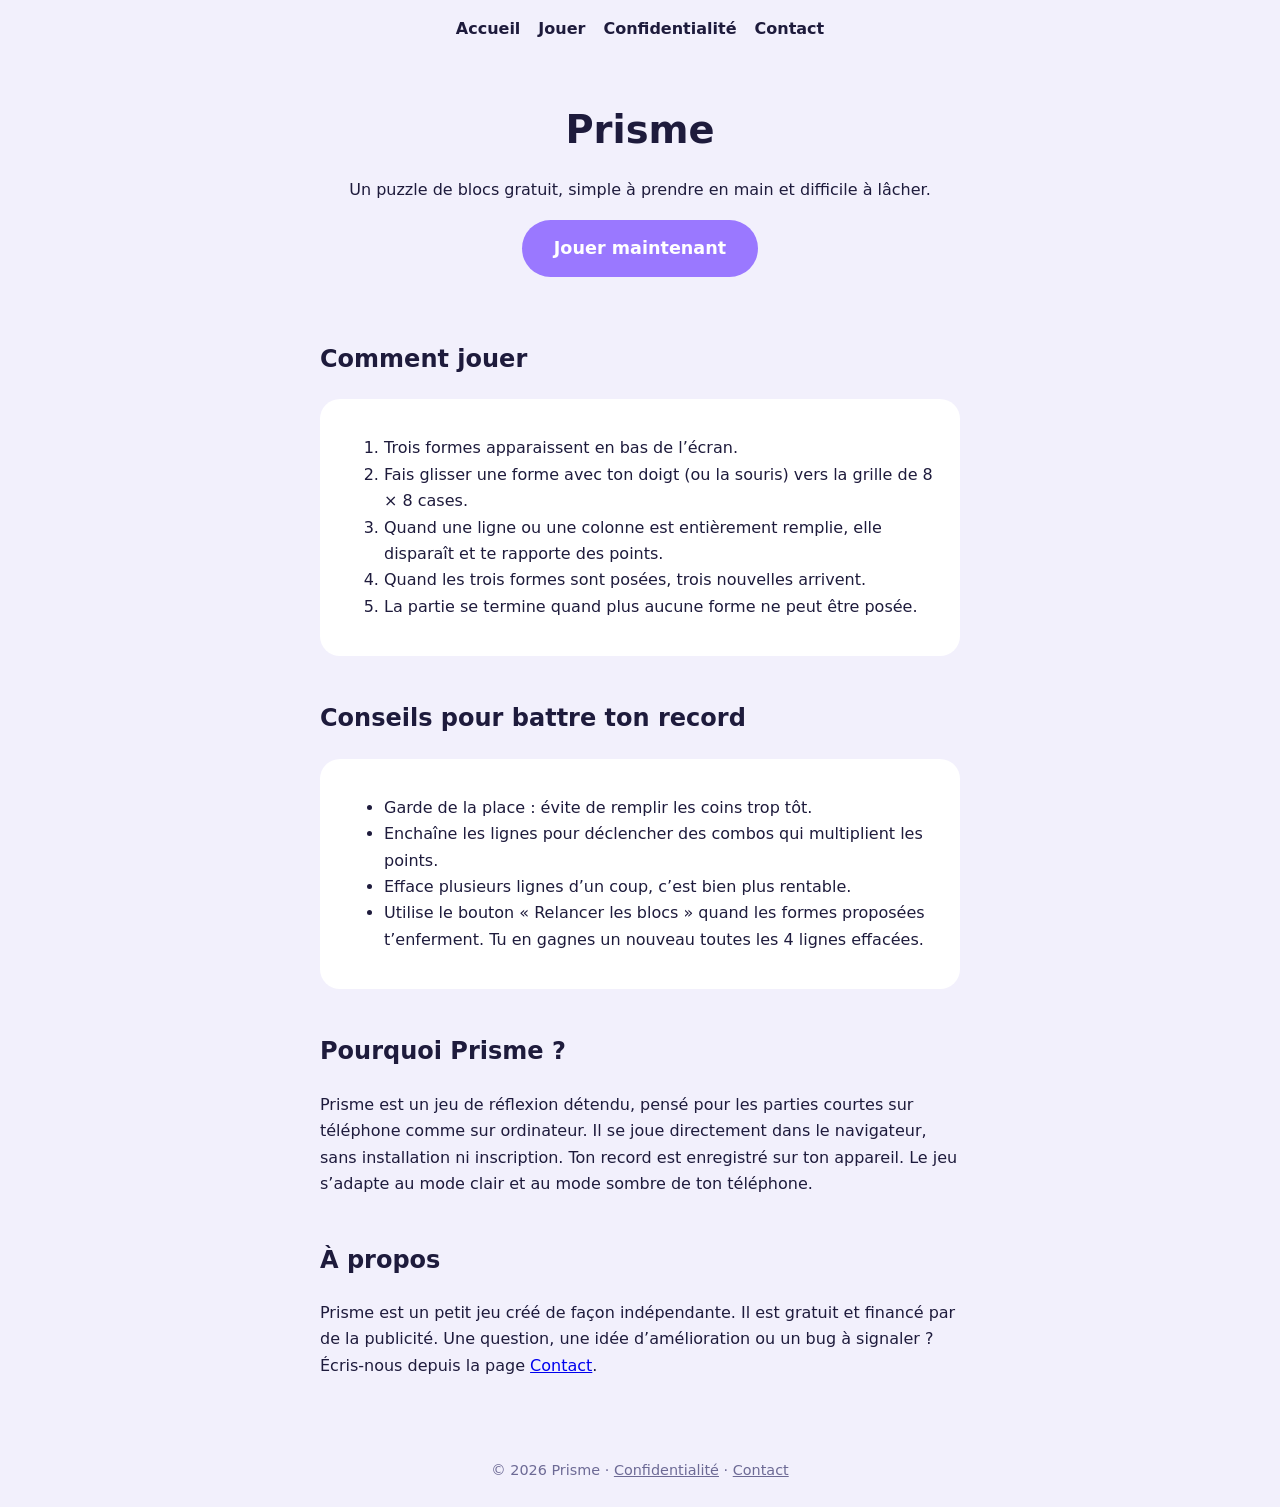
<file: index.html>
<!DOCTYPE html><html lang="fr"><head><meta charset="utf-8"><meta name="viewport" content="width=device-width, initial-scale=1"><link rel="stylesheet" href="style.css">
<title>Prisme – jeu de puzzle de blocs gratuit</title>
<meta name="description" content="Prisme est un jeu de puzzle de blocs gratuit : place les formes sur la grille, complète des lignes et bats ton record. Joue sans installation.">
</head><body><nav><a href="index.html">Accueil</a><a href="jeu.html">Jouer</a><a href="confidentialite.html">Confidentialité</a><a href="contact.html">Contact</a></nav><main>
<div class="hero"><h1>Prisme</h1>
<p>Un puzzle de blocs gratuit, simple à prendre en main et difficile à lâcher.</p>
<a class="btn" href="jeu.html">Jouer maintenant</a></div>

<h2>Comment jouer</h2>
<div class="card"><ol>
<li>Trois formes apparaissent en bas de l’écran.</li>
<li>Fais glisser une forme avec ton doigt (ou la souris) vers la grille de 8 × 8 cases.</li>
<li>Quand une ligne ou une colonne est entièrement remplie, elle disparaît et te rapporte des points.</li>
<li>Quand les trois formes sont posées, trois nouvelles arrivent.</li>
<li>La partie se termine quand plus aucune forme ne peut être posée.</li>
</ol></div>

<h2>Conseils pour battre ton record</h2>
<div class="card"><ul>
<li>Garde de la place : évite de remplir les coins trop tôt.</li>
<li>Enchaîne les lignes pour déclencher des combos qui multiplient les points.</li>
<li>Efface plusieurs lignes d’un coup, c’est bien plus rentable.</li>
<li>Utilise le bouton « Relancer les blocs » quand les formes proposées t’enferment. Tu en gagnes un nouveau toutes les 4 lignes effacées.</li>
</ul></div>

<h2>Pourquoi Prisme ?</h2>
<p>Prisme est un jeu de réflexion détendu, pensé pour les parties courtes sur téléphone comme sur ordinateur. Il se joue directement dans le navigateur, sans installation ni inscription. Ton record est enregistré sur ton appareil. Le jeu s’adapte au mode clair et au mode sombre de ton téléphone.</p>

<h2>À propos</h2>
<p>Prisme est un petit jeu créé de façon indépendante. Il est gratuit et financé par de la publicité. Une question, une idée d’amélioration ou un bug à signaler ? Écris-nous depuis la page <a href="contact.html">Contact</a>.</p>
</main><footer class="f">© 2026 Prisme · <a href="confidentialite.html">Confidentialité</a> · <a href="contact.html">Contact</a></footer></body></html>
</file>
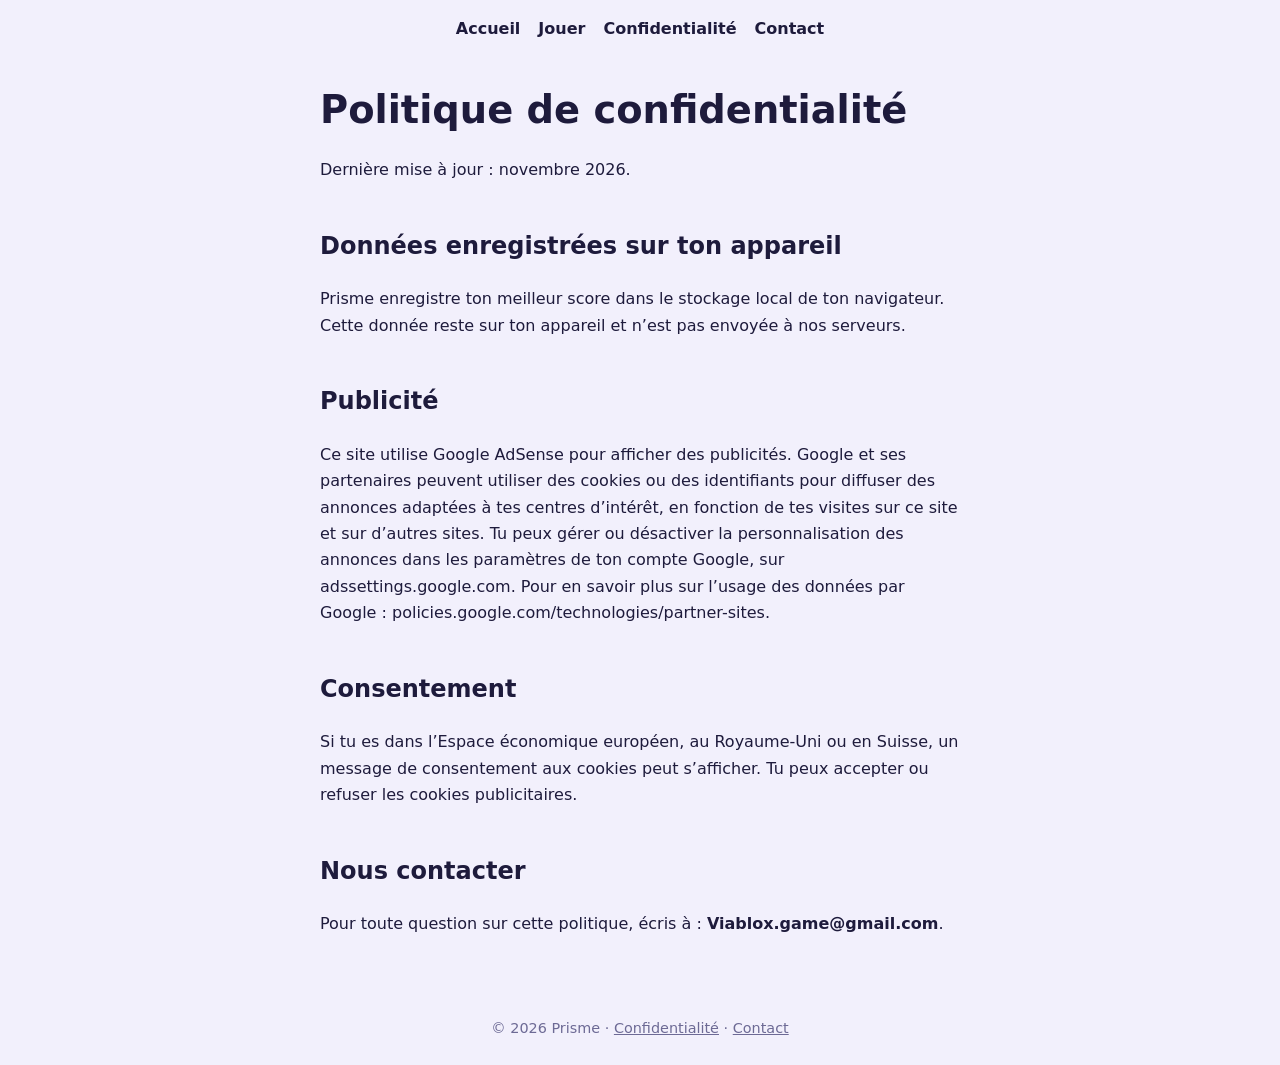
<file: confidentialite.html>
<!DOCTYPE html><html lang="fr"><head><meta charset="utf-8"><meta name="viewport" content="width=device-width, initial-scale=1"><link rel="stylesheet" href="style.css"><title>Politique de confidentialité – Prisme</title></head><body><nav><a href="index.html">Accueil</a><a href="jeu.html">Jouer</a><a href="confidentialite.html">Confidentialité</a><a href="contact.html">Contact</a></nav><main>
<h1>Politique de confidentialité</h1>
<p>Dernière mise à jour : novembre 2026.</p>
<h2>Données enregistrées sur ton appareil</h2>
<p>Prisme enregistre ton meilleur score dans le stockage local de ton navigateur. Cette donnée reste sur ton appareil et n’est pas envoyée à nos serveurs.</p>
<h2>Publicité</h2>
<p>Ce site utilise Google AdSense pour afficher des publicités. Google et ses partenaires peuvent utiliser des cookies ou des identifiants pour diffuser des annonces adaptées à tes centres d’intérêt, en fonction de tes visites sur ce site et sur d’autres sites. Tu peux gérer ou désactiver la personnalisation des annonces dans les paramètres de ton compte Google, sur adssettings.google.com. Pour en savoir plus sur l’usage des données par Google : policies.google.com/technologies/partner-sites.</p>
<h2>Consentement</h2>
<p>Si tu es dans l’Espace économique européen, au Royaume-Uni ou en Suisse, un message de consentement aux cookies peut s’afficher. Tu peux accepter ou refuser les cookies publicitaires.</p>
<h2>Nous contacter</h2>
<p>Pour toute question sur cette politique, écris à : <strong>Viablox.game@gmail.com</strong>.</p>
</main><footer class="f">© 2026 Prisme · <a href="confidentialite.html">Confidentialité</a> · <a href="contact.html">Contact</a></footer></body></html>
</file>
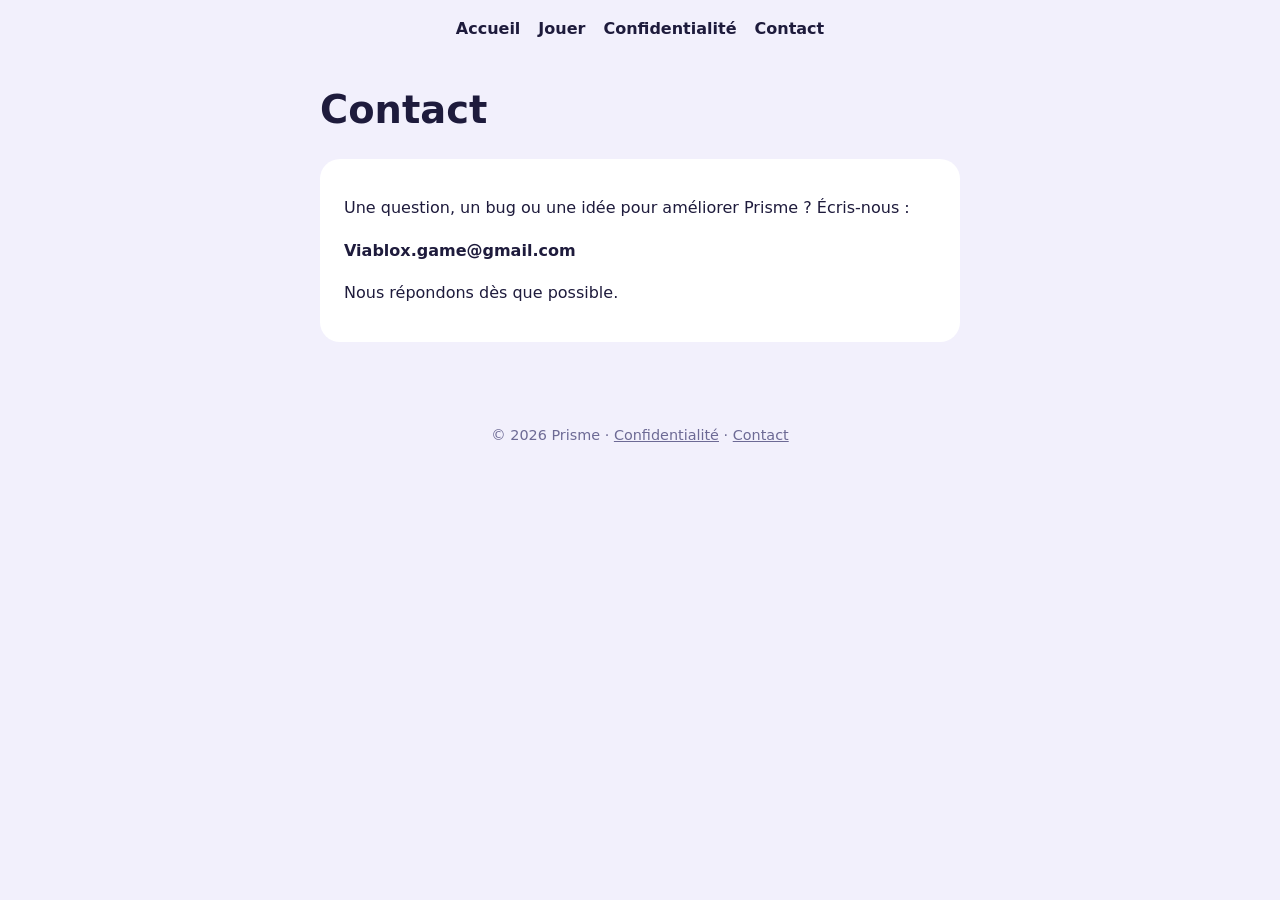
<file: contact.html>
<!DOCTYPE html><html lang="fr"><head><meta charset="utf-8"><meta name="viewport" content="width=device-width, initial-scale=1"><link rel="stylesheet" href="style.css"><title>Contact – Prisme</title></head><body><nav><a href="index.html">Accueil</a><a href="jeu.html">Jouer</a><a href="confidentialite.html">Confidentialité</a><a href="contact.html">Contact</a></nav><main>
<h1>Contact</h1>
<div class="card"><p>Une question, un bug ou une idée pour améliorer Prisme ? Écris-nous :</p>
<p><strong>Viablox.game@gmail.com</strong></p>
<p>Nous répondons dès que possible.</p></div>
</main><footer class="f">© 2026 Prisme · <a href="confidentialite.html">Confidentialité</a> · <a href="contact.html">Contact</a></footer></body></html>
</file>
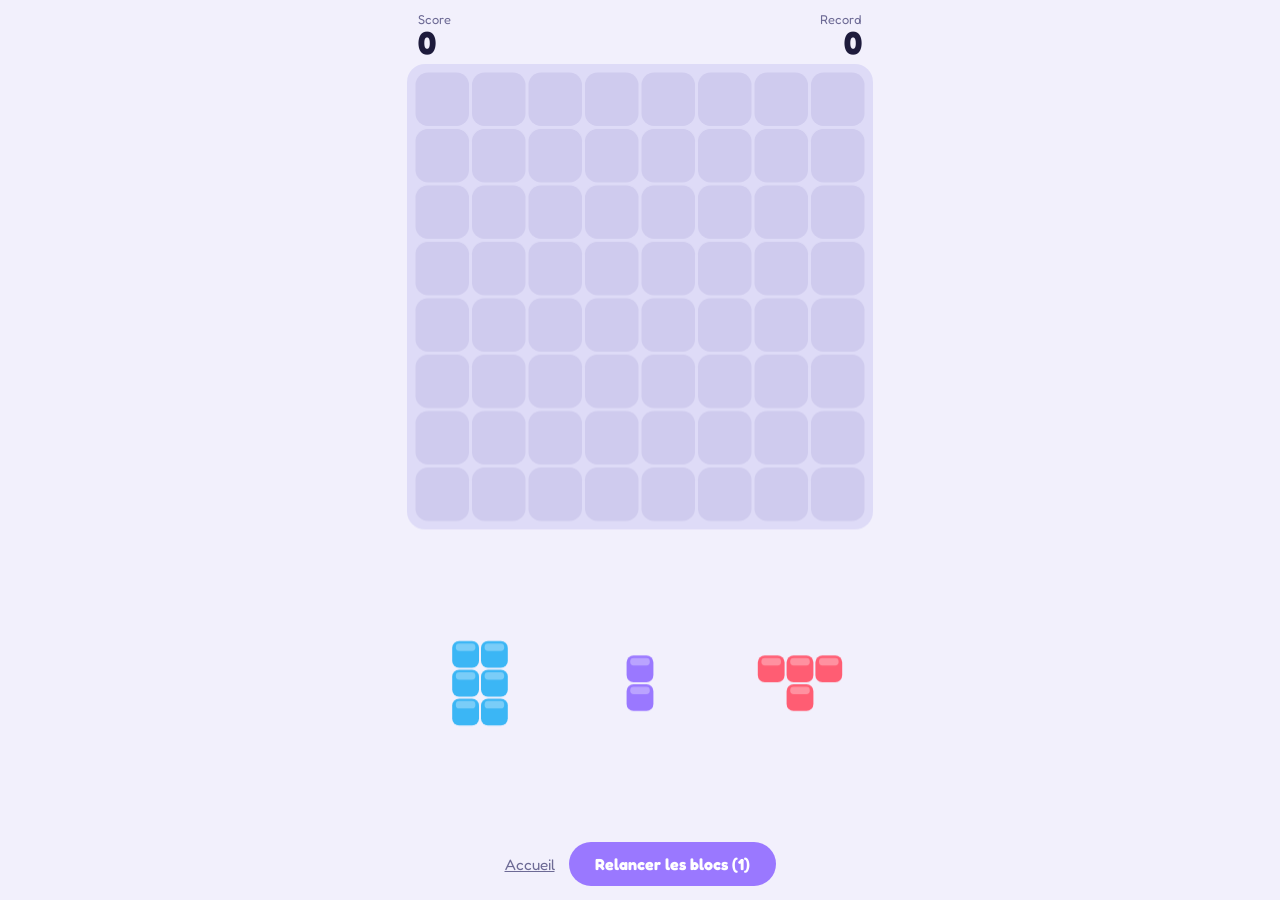
<file: jeu.html>
<!DOCTYPE html>
<html lang="fr">
<head>
<meta charset="utf-8">
<title>Prisme – puzzle de blocs</title>
<meta name="viewport" content="width=device-width, initial-scale=1, viewport-fit=cover">
<link href="https://fonts.googleapis.com/css2?family=Fredoka:wght@500;700&display=swap" rel="stylesheet">
<style>
:root{--bg:#f2f0fc;--panel:#dedbf7;--cell:#cfcbee;--ink:#1e1b3c;--mut:#6d6a95;--card:#ffffff;
--c0:#ff5d73;--c1:#ffb830;--c2:#2fd08f;--c3:#3bb6f5;--c4:#9a78ff;color-scheme:light;
box-sizing:border-box;padding-top:env(safe-area-inset-top,0px);padding-bottom:env(safe-area-inset-bottom,0px)}
@media (prefers-color-scheme:dark){:root:not([data-theme="light"]){--bg:#11122b;--panel:#1c1e45;--cell:#272a5a;--ink:#f1efff;--mut:#9b98c9;--card:#23265a;color-scheme:dark}}
:root[data-theme="dark"]{--bg:#11122b;--panel:#1c1e45;--cell:#272a5a;--ink:#f1efff;--mut:#9b98c9;--card:#23265a;color-scheme:dark}
html,body{height:100%;margin:0}
body{background:var(--bg);color:var(--ink);font-family:Fredoka,"Trebuchet MS",system-ui,sans-serif;display:flex;justify-content:center;touch-action:none;user-select:none;-webkit-user-select:none;overflow:hidden}
#app{width:100%;max-width:480px;height:100%;display:flex;flex-direction:column}
header{display:flex;justify-content:space-between;align-items:flex-end;padding:12px 18px 4px}
header div{display:flex;flex-direction:column}
.l{font-size:.8rem;color:var(--mut)}
.v{font-size:2rem;font-weight:700;line-height:1}
#best{text-align:right;align-items:flex-end}
canvas{flex:1;min-height:0;width:100%;display:block}
footer{padding:6px 18px 14px;display:flex;justify-content:center}
button{font:inherit;font-weight:700;border:0;border-radius:999px;padding:12px 26px;background:var(--c4);color:#fff;font-size:1rem;cursor:pointer}
button:disabled{opacity:.4}
button:focus-visible{outline:3px solid var(--c1);outline-offset:2px}
#over{position:fixed;inset:0;background:rgba(10,10,30,.6);display:none;align-items:center;justify-content:center}
#over.on{display:flex}
#box{background:var(--card);border-radius:24px;padding:28px 34px;text-align:center;min-width:240px}
#box h2{margin:0 0 6px;font-size:1.6rem}
#box p{margin:0 0 18px;color:var(--mut)}
#box b{font-size:2.6rem;display:block;color:var(--ink)}
</style>
</head>
<body>
<div id="app">
<header>
<div><span class="l">Score</span><span class="v" id="score">0</span></div>
<div id="best"><span class="l">Record</span><span class="v" id="bestv">0</span></div>
</header>
<canvas id="c" aria-label="Plateau de jeu"></canvas>
<footer style="gap:14px;align-items:center"><a href="index.html" style="color:var(--mut);font-size:.95rem">Accueil</a><button id="roll">Relancer les blocs (1)</button></footer>
</div>
<div id="over"><div id="box"><h2>Partie terminée</h2><p>Ton score</p><b id="fs">0</b><p id="nr" style="margin-top:-8px"></p><button id="again">Rejouer</button></div></div>
<script>
(function(){
var cv=document.getElementById('c'),ctx=cv.getContext('2d');
var SH=[
[[1]],[[1]],[[1,1]],[[1],[1]],[[1,1,1]],[[1],[1],[1]],[[1,1,1,1]],[[1],[1],[1],[1]],[[1,1,1,1,1]],[[1],[1],[1],[1],[1]],
[[1,1],[1,1]],[[1,1],[1,1]],[[1,1,1],[1,1,1],[1,1,1]],[[1,1,1],[1,1,1]],[[1,1],[1,1],[1,1]],
[[1,0],[1,1]],[[0,1],[1,1]],[[1,1],[1,0]],[[1,1],[0,1]],
[[1,0,0],[1,0,0],[1,1,1]],[[0,0,1],[0,0,1],[1,1,1]],[[1,1,1],[1,0,0],[1,0,0]],[[1,1,1],[0,0,1],[0,0,1]],
[[1,1,0],[0,1,1]],[[0,1,1],[1,1,0]],[[1,1,1],[0,1,0]],[[0,1,0],[1,1,1]],[[1,0],[1,1],[1,0]]
];
var W,H,B,cell,bx,by,slotW,ts,trayCY,pal={};
var grid,tray,drag,score,best=0,combo,lines,rolls,over,parts=[],pops=[];
try{best=parseInt(localStorage.getItem('prisme-best'))||0}catch(e){}

function readPal(){var s=getComputedStyle(document.documentElement),g=function(n){return s.getPropertyValue(n).trim()};
pal={cell:g('--cell'),panel:g('--panel'),ink:g('--ink'),g:[0,1,2,3,4].map(function(i){return g('--c'+i)})}}
function resize(){var d=Math.min(window.devicePixelRatio||1,2);W=cv.clientWidth;H=cv.clientHeight;
cv.width=W*d;cv.height=H*d;ctx.setTransform(d,0,0,d,0,0);
B=Math.min(W-28,H*0.62);cell=B/8;bx=(W-B)/2;by=8;slotW=W/3;ts=Math.min(cell*.62,slotW*.9/5);
trayCY=by+B+(H-by-B)/2+4;readPal()}

function fits(m,gx,gy){for(var r=0;r<m.length;r++)for(var c=0;c<m[0].length;c++){if(!m[r][c])continue;
var x=gx+c,y=gy+r;if(x<0||y<0||x>7||y>7||grid[y][x])return false}return true}
function anyFit(p){for(var y=0;y<8;y++)for(var x=0;x<8;x++)if(fits(p.m,x,y))return true;return false}
function newPiece(){return{m:SH[Math.floor(Math.random()*SH.length)],c:Math.floor(Math.random()*5),used:false}}
function newTray(){var t,n=0;do{t=[newPiece(),newPiece(),newPiece()];n++}while(n<30&&!t.some(anyFit));tray=t}
function reset(){grid=[];for(var i=0;i<8;i++)grid.push(new Array(8).fill(0));
score=0;combo=0;lines=0;rolls=1;over=false;drag=null;parts=[];pops=[];newTray();ui();
document.getElementById('over').classList.remove('on')}
function ui(){document.getElementById('score').textContent=score;document.getElementById('bestv').textContent=Math.max(best,score);
var b=document.getElementById('roll');b.textContent='Relancer les blocs ('+rolls+')';b.disabled=rolls<1||over}

function snap(){if(!drag)return null;var p=tray[drag.i],w=p.m[0].length*cell,h=p.m.length*cell;
return{x:Math.round((drag.x-w/2-bx)/cell),y:Math.round((drag.y-h-cell*1.3-by)/cell)}}

function place(i,gx,gy){var p=tray[i],cells=0;
p.m.forEach(function(row,r){row.forEach(function(v,c){if(v){grid[gy+r][gx+c]=p.c+1;cells++}})});
p.used=true;
var rows=[],cols=[],k;
for(k=0;k<8;k++){if(grid[k].every(function(v){return v}))rows.push(k);
if(grid.every(function(row){return row[k]}))cols.push(k)}
var n=rows.length+cols.length,pts=cells;
if(n){combo++;pts+=n*n*10*combo;lines+=n;
var seen={};
rows.forEach(function(r){for(var c=0;c<8;c++)seen[r+','+c]=1});
cols.forEach(function(c){for(var r=0;r<8;r++)seen[r+','+c]=1});
for(var key in seen){var a=key.split(','),r=+a[0],c=+a[1],col=pal.g[(grid[r][c]-1)%5];
for(var j=0;j<4;j++)parts.push({x:bx+c*cell+cell/2,y:by+r*cell+cell/2,vx:(Math.random()-.5)*6,vy:(Math.random()-.8)*6,l:1,c:col,s:cell*.2});
grid[r][c]=0}
pops.push({t:'+'+pts+(combo>1?'  Combo x'+combo:''),x:W/2,y:by+B/2,l:1});
if(lines>=4){lines-=4;if(rolls<3)rolls++}
}else{combo=0}
score+=pts;try{navigator.vibrate&&navigator.vibrate(n?25:8)}catch(e){}
if(tray.every(function(t){return t.used}))newTray();
if(!tray.some(function(t){return !t.used&&anyFit(t)}))end();
ui()}

function end(){over=true;
var nb=score>best;if(nb){best=score;try{localStorage.setItem('prisme-best',String(best))}catch(e){}}
document.getElementById('fs').textContent=score;
document.getElementById('nr').textContent=nb?'Nouveau record !':'';
setTimeout(function(){document.getElementById('over').classList.add('on')},500)}

function rr(x,y,w,h,r){ctx.beginPath();if(ctx.roundRect)ctx.roundRect(x,y,w,h,r);else ctx.rect(x,y,w,h)}
function block(x,y,s,col,a){ctx.globalAlpha=a==null?1:a;rr(x+1,y+1,s-2,s-2,s*.24);ctx.fillStyle=col;ctx.fill();
rr(x+s*.16,y+s*.12,s*.68,s*.26,s*.12);ctx.fillStyle='rgba(255,255,255,.32)';ctx.fill();ctx.globalAlpha=1}
function piece(p,x,y,s,a){p.m.forEach(function(row,r){row.forEach(function(v,c){if(v)block(x+c*s,y+r*s,s,pal.g[p.c],a)})})}

function draw(){ctx.clearRect(0,0,W,H);
rr(bx-7,by-7,B+14,B+14,18);ctx.fillStyle=pal.panel;ctx.fill();
for(var r=0;r<8;r++)for(var c=0;c<8;c++){var v=grid[r][c],x=bx+c*cell,y=by+r*cell;
if(v)block(x,y,cell,pal.g[(v-1)%5]);else{rr(x+1.5,y+1.5,cell-3,cell-3,cell*.22);ctx.fillStyle=pal.cell;ctx.fill()}}
if(drag){var g=snap(),p=tray[drag.i];if(fits(p.m,g.x,g.y))piece(p,bx+g.x*cell,by+g.y*cell,cell,.4)}
tray.forEach(function(p,i){if(p.used||(drag&&drag.i===i))return;
var w=p.m[0].length*ts,h=p.m.length*ts;piece(p,slotW*i+slotW/2-w/2,trayCY-h/2,ts)});
if(drag){var q=tray[drag.i];piece(q,drag.x-q.m[0].length*cell/2,drag.y-q.m.length*cell-cell*1.3,cell)}
parts.forEach(function(p){p.x+=p.vx;p.y+=p.vy;p.vy+=.25;p.l-=.03;ctx.globalAlpha=Math.max(p.l,0);ctx.fillStyle=p.c;ctx.fillRect(p.x,p.y,p.s,p.s)});
ctx.globalAlpha=1;parts=parts.filter(function(p){return p.l>0});
ctx.textAlign='center';ctx.font='700 '+Math.round(cell*.6)+'px Fredoka,system-ui,sans-serif';
pops.forEach(function(p){p.y-=.8;p.l-=.015;ctx.globalAlpha=Math.max(p.l,0);ctx.fillStyle='#fff';ctx.strokeStyle='rgba(20,20,50,.7)';ctx.lineWidth=5;ctx.strokeText(p.t,p.x,p.y);ctx.fillText(p.t,p.x,p.y)});
ctx.globalAlpha=1;pops=pops.filter(function(p){return p.l>0});
requestAnimationFrame(draw)}

function pt(e){var r=cv.getBoundingClientRect();return{x:e.clientX-r.left,y:e.clientY-r.top}}
cv.addEventListener('pointerdown',function(e){if(over)return;var p=pt(e);
if(p.y<by+B+10)return;var i=Math.min(2,Math.floor(p.x/slotW));
if(!tray[i]||tray[i].used)return;drag={i:i,x:p.x,y:p.y};try{cv.setPointerCapture(e.pointerId)}catch(x){}});
cv.addEventListener('pointermove',function(e){if(!drag)return;var p=pt(e);drag.x=p.x;drag.y=p.y});
function drop(){if(!drag)return;var g=snap(),pc=tray[drag.i];if(fits(pc.m,g.x,g.y))place(drag.i,g.x,g.y);drag=null}
cv.addEventListener('pointerup',drop);
cv.addEventListener('pointercancel',function(){drag=null});

document.getElementById('roll').addEventListener('click',function(){if(rolls<1||over)return;rolls--;
var old=tray.filter(function(t){return t.used}).length;newTray();
tray.forEach(function(t,i){});if(old)tray.forEach(function(t,i){});ui()});
document.getElementById('again').addEventListener('click',reset);
window.addEventListener('resize',resize);
try{matchMedia('(prefers-color-scheme: dark)').addEventListener('change',readPal)}catch(e){}
resize();reset();draw();
})();
</script>
</body>
</html>
</file>
<file: style.css>
:root{--bg:#f2f0fc;--card:#fff;--ink:#1e1b3c;--mut:#6d6a95;--acc:#9a78ff;color-scheme:light}
@media (prefers-color-scheme:dark){:root{--bg:#11122b;--card:#23265a;--ink:#f1efff;--mut:#9b98c9;color-scheme:dark}}
*{box-sizing:border-box}
body{margin:0;background:var(--bg);color:var(--ink);font-family:"Trebuchet MS",system-ui,sans-serif;line-height:1.65}
nav{display:flex;gap:18px;flex-wrap:wrap;justify-content:center;padding:16px}
nav a{color:var(--ink);text-decoration:none;font-weight:700}
nav a:hover{color:var(--acc)}
main{max-width:680px;margin:0 auto;padding:8px 20px 40px}
h1{font-size:2.4rem;margin:.3em 0}
h2{margin-top:1.8em}
.card{background:var(--card);border-radius:20px;padding:20px 24px;margin:18px 0}
.btn{display:inline-block;background:var(--acc);color:#fff;font-weight:700;text-decoration:none;padding:14px 32px;border-radius:999px;font-size:1.1rem}
.hero{text-align:center;padding:20px 0}
footer.f{text-align:center;color:var(--mut);padding:24px;font-size:.9rem}
footer.f a{color:var(--mut)}
</file>
